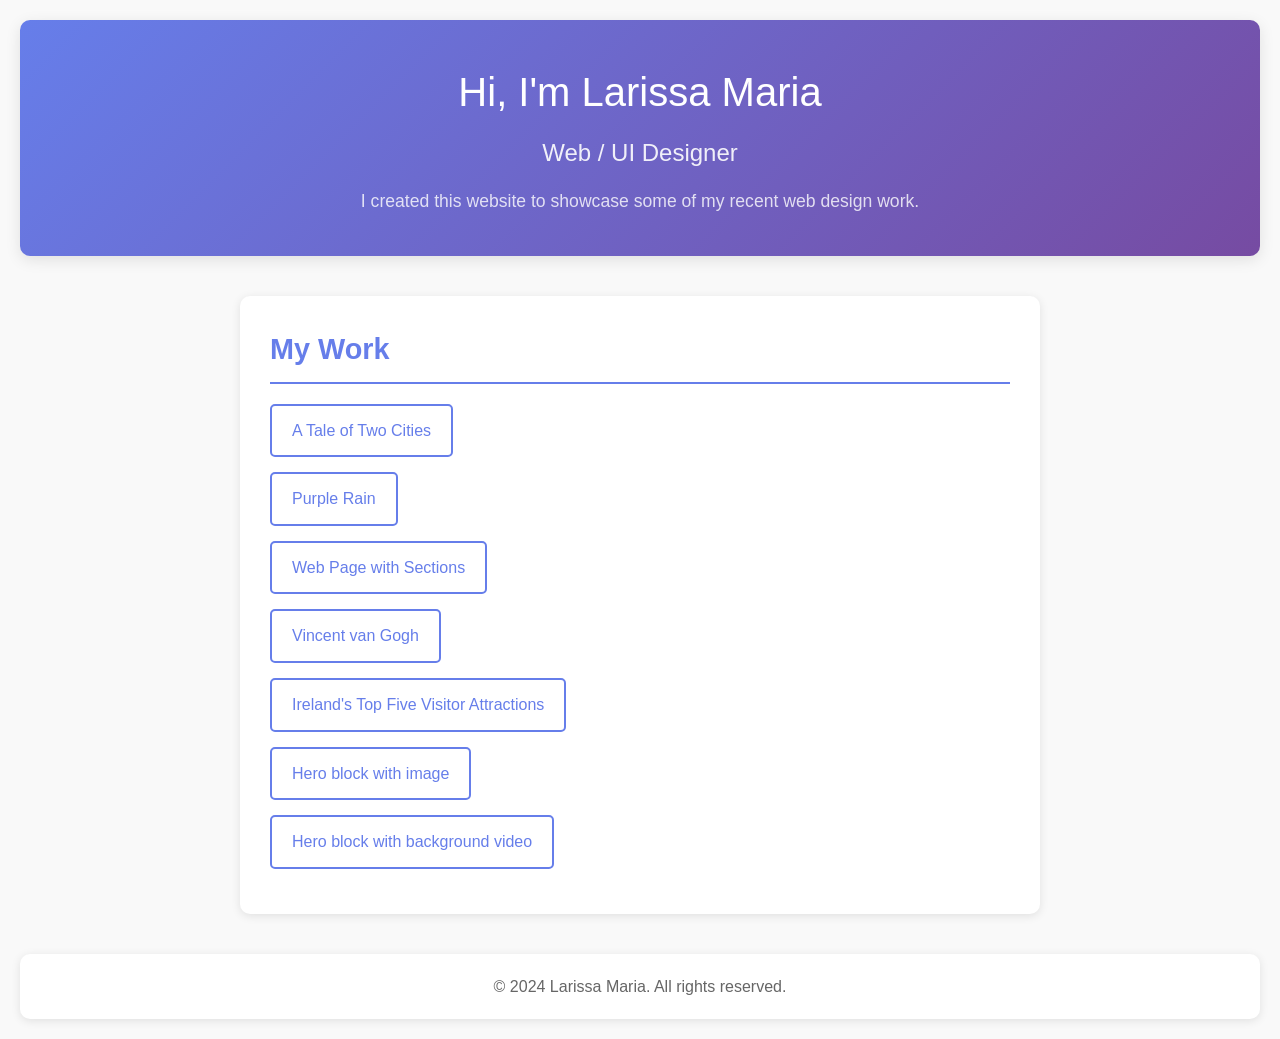
<file: index.html>
<!DOCTYPE html>
<html lang="en">
<head>
    <meta charset="UTF-8">
    <meta name="viewport" content="width=device-width, initial-scale=1.0">
    <title>Larissa Maria | Creative Digital Designer</title>
    <meta name="description" content="Hi I'm Larissa, a UI & UX designer based in Dublin. Mobile and Responsive Web Design, eCommerce Websites, Branding and Logo Design.">
    
    <!-- CSS -->
    <link rel="stylesheet" href="css/global.css">
    
    <!-- Favicons - Seguindo recomendações do tutorial Munnelly -->
    <link rel="apple-touch-icon" sizes="180x180" href="favicons/apple-touch-icon.png">
    <link rel="icon" type="image/png" sizes="32x32" href="favicons/favicon-32x32.png">
    <link rel="icon" type="image/png" sizes="16x16" href="favicons/favicon-16x16.png">
    <link rel="manifest" href="favicons/site.webmanifest">
    
    <!-- Meta tags adicionais para PWA -->
    <meta name="theme-color" content="#667eea">
    <meta name="apple-mobile-web-app-capable" content="yes">
    <meta name="apple-mobile-web-app-status-bar-style" content="default">
</head>
<body>
    <header>
        <h1>Hi, I'm Larissa Maria</h1>
        <h2>Web / UI Designer</h2>
        <p>I created this website to showcase some of my recent web design work.</p>
    </header>
    
    <main>
        <section class="portfolio-links">
            <h3>My Work</h3>
            <ul>
                <li><a href="exercises/page-1.html">A Tale of Two Cities</a></li>
                <li><a href="exercises/page-2.html">Purple Rain</a></li>
                <li><a href="exercises/page-3.html">Web Page with Sections</a></li>
                <li><a href="exercises/page-4.html">Vincent van Gogh</a></li>
                <li><a href="exercises/page-5.html">Ireland's Top Five Visitor Attractions</a></li>
                <li><a href="exercises/hero-image.html">Hero block with image</a></li>
                <li><a href="exercises/hero-video.html">Hero block with background video</a></li>
            </ul>
        </section>
    </main>
    
    <footer>
        <p>&copy; 2024 Larissa Maria. All rights reserved.</p>
    </footer>
</body>
</html>
</file>
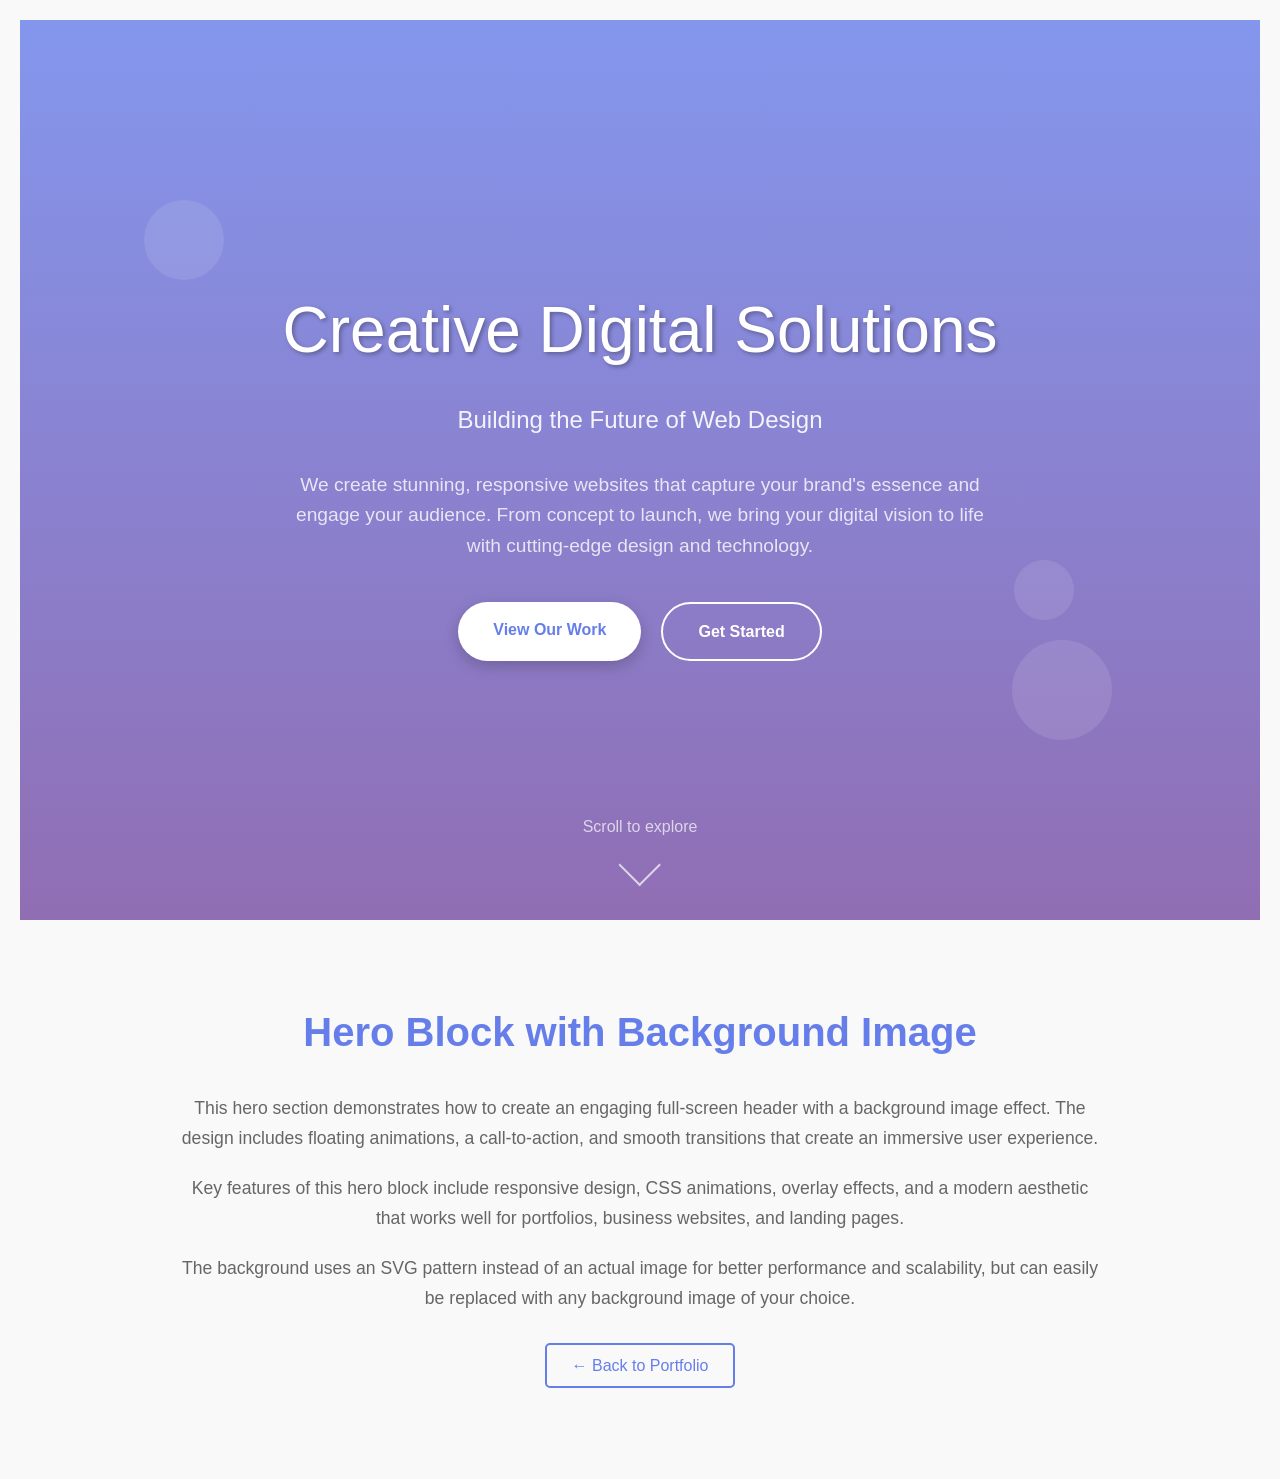
<file: exercises/hero-image.html>
<!DOCTYPE html>
<html lang="en">
<head>
    <meta charset="UTF-8">
    <meta name="viewport" content="width=device-width, initial-scale=1.0">
    <title>Hero Block with Image - Larissa Maria</title>
    <link rel="stylesheet" href="../css/global.css">

    <!-- Favicons - Caminhos relativos ajustados para subpasta -->
    <link rel="apple-touch-icon" sizes="180x180" href="../favicons/apple-touch-icon.png">
    <link rel="icon" type="image/png" sizes="32x32" href="../favicons/favicon-32x32.png">
    <link rel="icon" type="image/png" sizes="16x16" href="../favicons/favicon-16x16.png">
    <link rel="manifest" href="../favicons/site.webmanifest">
    <style>
        body {
            margin: 0;
            font-family: 'Arial', sans-serif;
        }
        .hero-section {
            height: 100vh;
            background: linear-gradient(rgba(102, 126, 234, 0.8), rgba(118, 75, 162, 0.8)), url('data:image/svg+xml,<svg xmlns="http://www.w3.org/2000/svg" viewBox="0 0 1200 600"><defs><pattern id="grid" width="40" height="40" patternUnits="userSpaceOnUse"><path d="M 40 0 L 0 0 0 40" fill="none" stroke="rgba(255,255,255,0.1)" stroke-width="1"/></pattern></defs><rect width="100%" height="100%" fill="url(%23grid)"/><circle cx="200" cy="150" r="3" fill="rgba(255,255,255,0.3)"/><circle cx="800" cy="100" r="2" fill="rgba(255,255,255,0.4)"/><circle cx="600" cy="300" r="4" fill="rgba(255,255,255,0.2)"/><circle cx="1000" cy="250" r="3" fill="rgba(255,255,255,0.3)"/><circle cx="300" cy="400" r="2" fill="rgba(255,255,255,0.4)"/></svg>');
            background-size: cover;
            background-position: center;
            display: flex;
            align-items: center;
            justify-content: center;
            text-align: center;
            color: white;
            position: relative;
            overflow: hidden;
        }
        .hero-content {
            max-width: 800px;
            padding: 0 40px;
            animation: fadeInUp 1s ease-out;
        }
        .hero-title {
            font-size: 4rem;
            font-weight: 300;
            margin-bottom: 20px;
            text-shadow: 2px 2px 4px rgba(0,0,0,0.3);
        }
        .hero-subtitle {
            font-size: 1.5rem;
            margin-bottom: 30px;
            opacity: 0.9;
            font-weight: 300;
        }
        .hero-description {
            font-size: 1.2rem;
            margin-bottom: 40px;
            opacity: 0.8;
            line-height: 1.6;
        }
        .hero-buttons {
            display: flex;
            gap: 20px;
            justify-content: center;
            flex-wrap: wrap;
        }
        .btn-primary {
            background: white;
            color: #667eea;
            padding: 15px 35px;
            text-decoration: none;
            border-radius: 50px;
            font-weight: 600;
            transition: all 0.3s ease;
            box-shadow: 0 5px 15px rgba(0,0,0,0.2);
        }
        .btn-primary:hover {
            transform: translateY(-3px);
            box-shadow: 0 8px 25px rgba(0,0,0,0.3);
        }
        .btn-secondary {
            background: transparent;
            color: white;
            padding: 15px 35px;
            text-decoration: none;
            border: 2px solid white;
            border-radius: 50px;
            font-weight: 600;
            transition: all 0.3s ease;
        }
        .btn-secondary:hover {
            background: white;
            color: #667eea;
            transform: translateY(-3px);
        }
        .floating-elements {
            position: absolute;
            width: 100%;
            height: 100%;
            overflow: hidden;
        }
        .floating-element {
            position: absolute;
            background: rgba(255,255,255,0.1);
            border-radius: 50%;
            animation: float 6s ease-in-out infinite;
        }
        .floating-element:nth-child(1) {
            width: 80px;
            height: 80px;
            top: 20%;
            left: 10%;
            animation-delay: 0s;
        }
        .floating-element:nth-child(2) {
            width: 60px;
            height: 60px;
            top: 60%;
            right: 15%;
            animation-delay: 2s;
        }
        .floating-element:nth-child(3) {
            width: 100px;
            height: 100px;
            bottom: 20%;
            left: 80%;
            animation-delay: 4s;
        }
        @keyframes fadeInUp {
            from {
                opacity: 0;
                transform: translateY(30px);
            }
            to {
                opacity: 1;
                transform: translateY(0);
            }
        }
        @keyframes float {
            0%, 100% {
                transform: translateY(0px);
            }
            50% {
                transform: translateY(-20px);
            }
        }
        .scroll-indicator {
            position: absolute;
            bottom: 30px;
            left: 50%;
            transform: translateX(-50%);
            color: white;
            text-align: center;
            opacity: 0.7;
        }
        .scroll-arrow {
            width: 30px;
            height: 30px;
            border: 2px solid white;
            border-top: none;
            border-right: none;
            transform: rotate(-45deg);
            margin: 10px auto;
            animation: bounce 2s infinite;
        }
        @keyframes bounce {
            0%, 20%, 50%, 80%, 100% {
                transform: translateY(0) rotate(-45deg);
            }
            40% {
                transform: translateY(-10px) rotate(-45deg);
            }
            60% {
                transform: translateY(-5px) rotate(-45deg);
            }
        }
        .content-section {
            padding: 80px 40px;
            max-width: 1000px;
            margin: 0 auto;
            text-align: center;
        }
        .content-section h2 {
            color: #667eea;
            font-size: 2.5rem;
            margin-bottom: 30px;
        }
        .content-section p {
            font-size: 1.1rem;
            line-height: 1.7;
            color: #666;
            margin-bottom: 20px;
        }
        @media (max-width: 768px) {
            .hero-title {
                font-size: 2.5rem;
            }
            .hero-subtitle {
                font-size: 1.2rem;
            }
            .hero-description {
                font-size: 1rem;
            }
            .hero-buttons {
                flex-direction: column;
                align-items: center;
            }
            .btn-primary, .btn-secondary {
                width: 250px;
                text-align: center;
            }
        }
    </style>
</head>
<body>
    <section class="hero-section">
        <div class="floating-elements">
            <div class="floating-element"></div>
            <div class="floating-element"></div>
            <div class="floating-element"></div>
        </div>
        
        <div class="hero-content">
            <h1 class="hero-title">Creative Digital Solutions</h1>
            <p class="hero-subtitle">Building the Future of Web Design</p>
            <p class="hero-description">
                We create stunning, responsive websites that capture your brand's essence and engage your audience. 
                From concept to launch, we bring your digital vision to life with cutting-edge design and technology.
            </p>
            <div class="hero-buttons">
                <a href="#portfolio" class="btn-primary">View Our Work</a>
                <a href="#contact" class="btn-secondary">Get Started</a>
            </div>
        </div>
        
        <div class="scroll-indicator">
            <p>Scroll to explore</p>
            <div class="scroll-arrow"></div>
        </div>
    </section>
    
    <section class="content-section">
        <h2>Hero Block with Background Image</h2>
        <p>
            This hero section demonstrates how to create an engaging full-screen header with a background image effect. 
            The design includes floating animations, a call-to-action, and smooth transitions that create an immersive 
            user experience.
        </p>
        <p>
            Key features of this hero block include responsive design, CSS animations, overlay effects, and 
            a modern aesthetic that works well for portfolios, business websites, and landing pages.
        </p>
        <p>
            The background uses an SVG pattern instead of an actual image for better performance and scalability, 
            but can easily be replaced with any background image of your choice.
        </p>
        
        <div style="margin-top: 40px;">
            <a href="../index.html" style="color: #667eea; text-decoration: none; padding: 12px 25px; border: 2px solid #667eea; border-radius: 5px; transition: all 0.3s ease;">← Back to Portfolio</a>
        </div>
    </section>
</body>
</html>
</file>
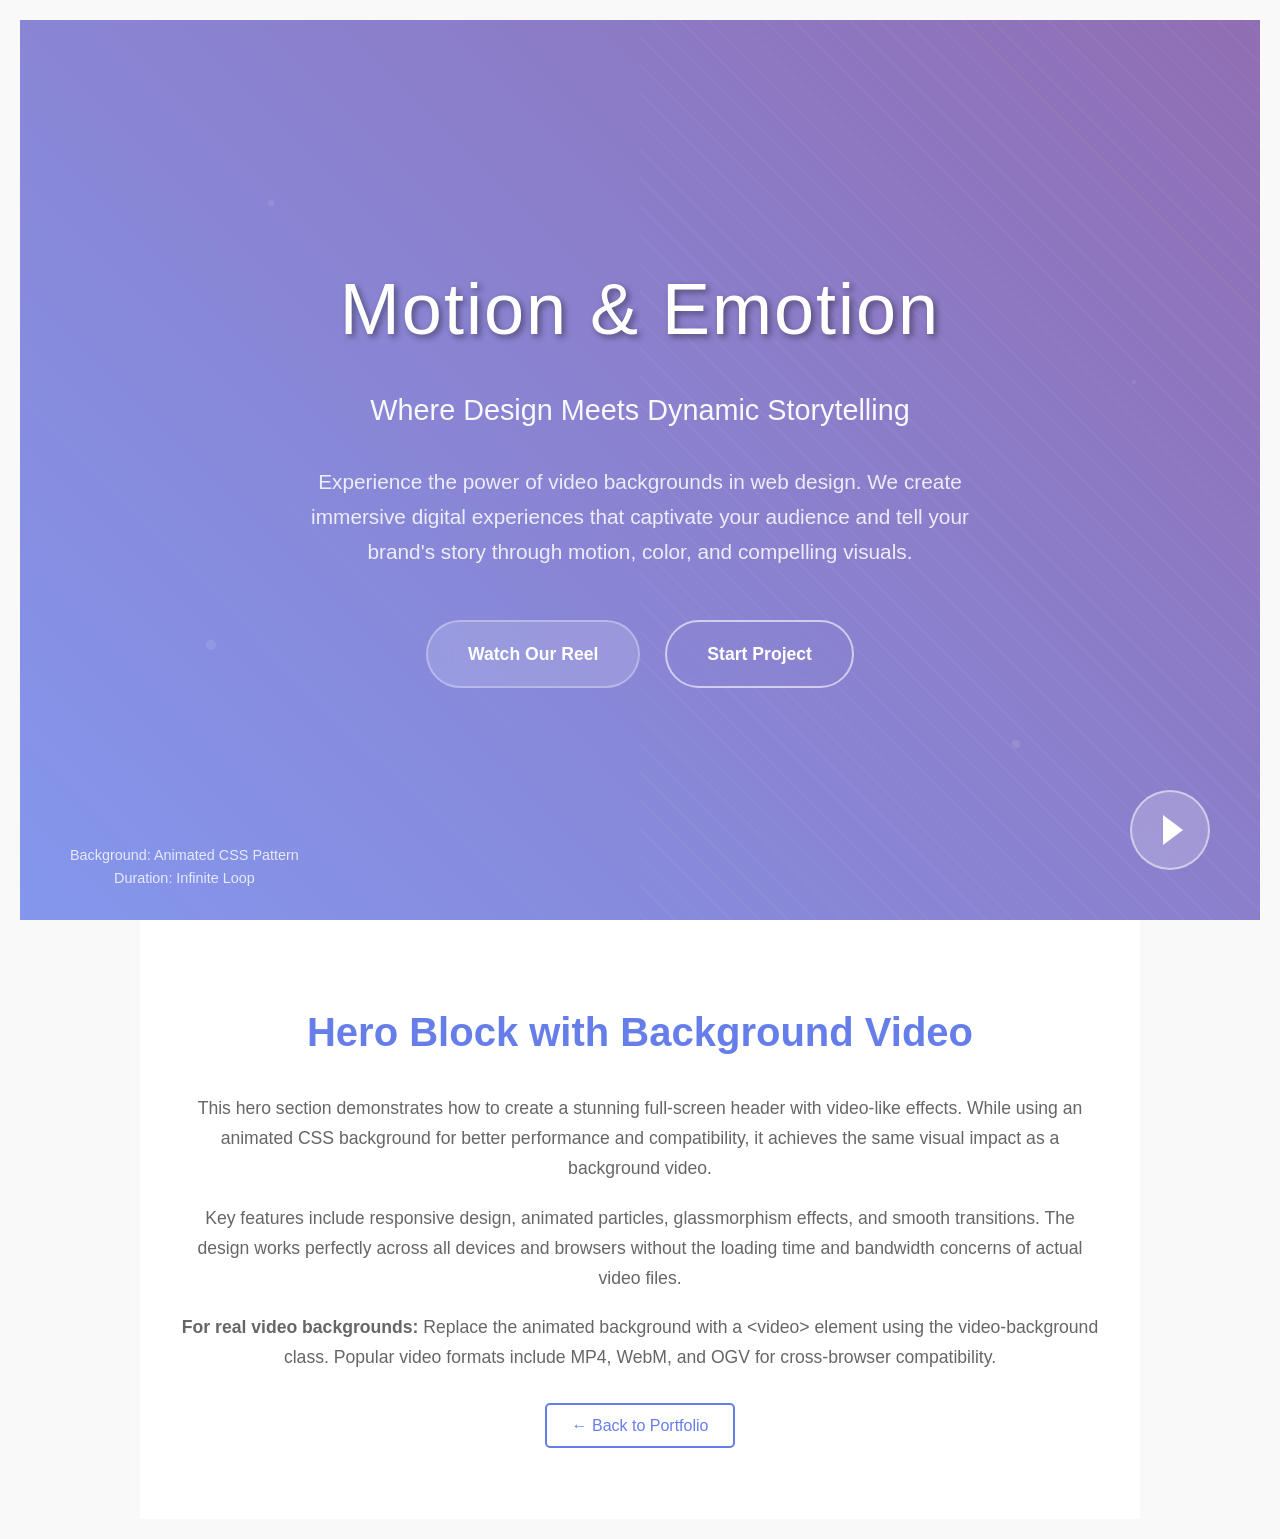
<file: exercises/hero-video.html>
<!DOCTYPE html>
<html lang="en">
<head>
    <meta charset="UTF-8">
    <meta name="viewport" content="width=device-width, initial-scale=1.0">
    <title>Hero Block with Background Video - Larissa Maria</title>
    <link rel="stylesheet" href="../css/global.css">

    <!-- Favicons - Caminhos relativos ajustados para subpasta -->
    <link rel="apple-touch-icon" sizes="180x180" href="../favicons/apple-touch-icon.png">
    <link rel="icon" type="image/png" sizes="32x32" href="../favicons/favicon-32x32.png">
    <link rel="icon" type="image/png" sizes="16x16" href="../favicons/favicon-16x16.png">
    <link rel="manifest" href="../favicons/site.webmanifest">
    <style>
        body {
            margin: 0;
            font-family: 'Arial', sans-serif;
            overflow-x: hidden;
        }
        .hero-video-section {
            height: 100vh;
            position: relative;
            display: flex;
            align-items: center;
            justify-content: center;
            text-align: center;
            color: white;
            overflow: hidden;
        }
        .video-background {
            position: absolute;
            top: 50%;
            left: 50%;
            min-width: 100%;
            min-height: 100%;
            transform: translateX(-50%) translateY(-50%);
            z-index: -2;
        }
        .video-overlay {
            position: absolute;
            top: 0;
            left: 0;
            width: 100%;
            height: 100%;
            background: rgba(102, 126, 234, 0.7);
            z-index: -1;
        }
        .animated-bg {
            position: absolute;
            width: 100%;
            height: 100%;
            background: linear-gradient(45deg, rgba(102, 126, 234, 0.8), rgba(118, 75, 162, 0.8));
            z-index: -1;
        }
        .animated-bg::before {
            content: '';
            position: absolute;
            width: 200%;
            height: 200%;
            background: repeating-linear-gradient(
                45deg,
                rgba(255,255,255,0.03) 0px,
                rgba(255,255,255,0.03) 2px,
                transparent 2px,
                transparent 20px
            );
            animation: movePattern 20s linear infinite;
        }
        @keyframes movePattern {
            0% {
                transform: translate(-50%, -50%);
            }
            100% {
                transform: translate(-40%, -40%);
            }
        }
        .hero-video-content {
            max-width: 900px;
            padding: 0 40px;
            animation: slideInFromBottom 1.2s ease-out;
            position: relative;
            z-index: 2;
        }
        .hero-video-title {
            font-size: 4.5rem;
            font-weight: 300;
            margin-bottom: 20px;
            text-shadow: 3px 3px 6px rgba(0,0,0,0.4);
            letter-spacing: 2px;
        }
        .hero-video-subtitle {
            font-size: 1.8rem;
            margin-bottom: 30px;
            opacity: 0.95;
            font-weight: 300;
        }
        .hero-video-description {
            font-size: 1.3rem;
            margin-bottom: 50px;
            opacity: 0.85;
            line-height: 1.7;
            max-width: 700px;
            margin-left: auto;
            margin-right: auto;
        }
        .video-hero-buttons {
            display: flex;
            gap: 25px;
            justify-content: center;
            flex-wrap: wrap;
        }
        .btn-video-primary {
            background: rgba(255,255,255,0.15);
            backdrop-filter: blur(10px);
            border: 2px solid rgba(255,255,255,0.3);
            color: white;
            padding: 18px 40px;
            text-decoration: none;
            border-radius: 50px;
            font-weight: 600;
            font-size: 1.1rem;
            transition: all 0.3s ease;
            position: relative;
            overflow: hidden;
        }
        .btn-video-primary::before {
            content: '';
            position: absolute;
            top: 0;
            left: -100%;
            width: 100%;
            height: 100%;
            background: linear-gradient(90deg, transparent, rgba(255,255,255,0.2), transparent);
            transition: left 0.5s;
        }
        .btn-video-primary:hover::before {
            left: 100%;
        }
        .btn-video-primary:hover {
            transform: translateY(-3px);
            box-shadow: 0 10px 30px rgba(0,0,0,0.3);
            background: rgba(255,255,255,0.25);
        }
        .btn-video-secondary {
            background: transparent;
            color: white;
            padding: 18px 40px;
            text-decoration: none;
            border: 2px solid rgba(255,255,255,0.6);
            border-radius: 50px;
            font-weight: 600;
            font-size: 1.1rem;
            transition: all 0.3s ease;
            backdrop-filter: blur(5px);
        }
        .btn-video-secondary:hover {
            background: white;
            color: #667eea;
            transform: translateY(-3px);
            box-shadow: 0 10px 30px rgba(0,0,0,0.3);
        }
        .play-button {
            position: absolute;
            bottom: 50px;
            right: 50px;
            width: 80px;
            height: 80px;
            background: rgba(255,255,255,0.2);
            border: 2px solid rgba(255,255,255,0.5);
            border-radius: 50%;
            display: flex;
            align-items: center;
            justify-content: center;
            cursor: pointer;
            transition: all 0.3s ease;
            backdrop-filter: blur(10px);
        }
        .play-button:hover {
            background: rgba(255,255,255,0.3);
            transform: scale(1.1);
        }
        .play-icon {
            width: 0;
            height: 0;
            border-left: 20px solid white;
            border-top: 15px solid transparent;
            border-bottom: 15px solid transparent;
            margin-left: 5px;
        }
        .floating-particles {
            position: absolute;
            width: 100%;
            height: 100%;
            overflow: hidden;
        }
        .particle {
            position: absolute;
            background: rgba(255,255,255,0.1);
            border-radius: 50%;
            animation: floatParticle 8s ease-in-out infinite;
        }
        .particle:nth-child(1) {
            width: 6px;
            height: 6px;
            top: 20%;
            left: 20%;
            animation-delay: 0s;
        }
        .particle:nth-child(2) {
            width: 8px;
            height: 8px;
            top: 80%;
            left: 80%;
            animation-delay: 2s;
        }
        .particle:nth-child(3) {
            width: 4px;
            height: 4px;
            top: 40%;
            right: 10%;
            animation-delay: 4s;
        }
        .particle:nth-child(4) {
            width: 10px;
            height: 10px;
            bottom: 30%;
            left: 15%;
            animation-delay: 6s;
        }
        @keyframes slideInFromBottom {
            from {
                opacity: 0;
                transform: translateY(50px);
            }
            to {
                opacity: 1;
                transform: translateY(0);
            }
        }
        @keyframes floatParticle {
            0%, 100% {
                transform: translateY(0px) translateX(0px);
                opacity: 0.3;
            }
            25% {
                transform: translateY(-30px) translateX(20px);
                opacity: 0.7;
            }
            50% {
                transform: translateY(-60px) translateX(-10px);
                opacity: 1;
            }
            75% {
                transform: translateY(-30px) translateX(-30px);
                opacity: 0.7;
            }
        }
        .video-info {
            position: absolute;
            bottom: 30px;
            left: 50px;
            color: rgba(255,255,255,0.8);
            font-size: 0.9rem;
        }
        .content-section {
            padding: 80px 40px;
            max-width: 1000px;
            margin: 0 auto;
            text-align: center;
            background: white;
        }
        .content-section h2 {
            color: #667eea;
            font-size: 2.5rem;
            margin-bottom: 30px;
        }
        .content-section p {
            font-size: 1.1rem;
            line-height: 1.7;
            color: #666;
            margin-bottom: 20px;
        }
        @media (max-width: 768px) {
            .hero-video-title {
                font-size: 2.8rem;
            }
            .hero-video-subtitle {
                font-size: 1.3rem;
            }
            .hero-video-description {
                font-size: 1.1rem;
            }
            .video-hero-buttons {
                flex-direction: column;
                align-items: center;
            }
            .btn-video-primary, .btn-video-secondary {
                width: 280px;
                text-align: center;
            }
            .play-button {
                bottom: 20px;
                right: 20px;
                width: 60px;
                height: 60px;
            }
            .play-icon {
                border-left: 15px solid white;
                border-top: 10px solid transparent;
                border-bottom: 10px solid transparent;
            }
            .video-info {
                display: none;
            }
        }
    </style>
</head>
<body>
    <section class="hero-video-section">
        <!-- Animated background instead of video for compatibility -->
        <div class="animated-bg"></div>
        
        <div class="floating-particles">
            <div class="particle"></div>
            <div class="particle"></div>
            <div class="particle"></div>
            <div class="particle"></div>
        </div>
        
        <div class="hero-video-content">
            <h1 class="hero-video-title">Motion & Emotion</h1>
            <p class="hero-video-subtitle">Where Design Meets Dynamic Storytelling</p>
            <p class="hero-video-description">
                Experience the power of video backgrounds in web design. We create immersive digital experiences 
                that captivate your audience and tell your brand's story through motion, color, and compelling visuals.
            </p>
            <div class="video-hero-buttons">
                <a href="#portfolio" class="btn-video-primary">Watch Our Reel</a>
                <a href="#contact" class="btn-video-secondary">Start Project</a>
            </div>
        </div>
        
        <div class="play-button" onclick="toggleVideo()">
            <div class="play-icon"></div>
        </div>
        
        <div class="video-info">
            <p>Background: Animated CSS Pattern</p>
            <p>Duration: Infinite Loop</p>
        </div>
    </section>
    
    <section class="content-section">
        <h2>Hero Block with Background Video</h2>
        <p>
            This hero section demonstrates how to create a stunning full-screen header with video-like effects. 
            While using an animated CSS background for better performance and compatibility, it achieves 
            the same visual impact as a background video.
        </p>
        <p>
            Key features include responsive design, animated particles, glassmorphism effects, and 
            smooth transitions. The design works perfectly across all devices and browsers without 
            the loading time and bandwidth concerns of actual video files.
        </p>
        <p>
            <strong>For real video backgrounds:</strong> Replace the animated background with a 
            &lt;video&gt; element using the video-background class. Popular video formats include 
            MP4, WebM, and OGV for cross-browser compatibility.
        </p>
        
        <div style="margin-top: 40px;">
            <a href="../index.html" style="color: #667eea; text-decoration: none; padding: 12px 25px; border: 2px solid #667eea; border-radius: 5px; transition: all 0.3s ease;">← Back to Portfolio</a>
        </div>
    </section>
    
    <script>
        function toggleVideo() {
            // This would control video playback in a real video background implementation
            const playButton = document.querySelector('.play-button');
            const playIcon = document.querySelector('.play-icon');
            
            // Simulate play/pause toggle
            if (playIcon.style.borderLeftWidth === '0px') {
                // Show play icon
                playIcon.style.borderLeft = '20px solid white';
                playIcon.style.borderTop = '15px solid transparent';
                playIcon.style.borderBottom = '15px solid transparent';
                playIcon.style.borderRight = 'none';
                playButton.style.background = 'rgba(255,255,255,0.2)';
            } else {
                // Show pause icon
                playIcon.style.borderLeft = '8px solid white';
                playIcon.style.borderTop = 'none';
                playIcon.style.borderBottom = 'none';
                playIcon.style.borderRight = '8px solid white';
                playIcon.style.marginLeft = '0px';
                playButton.style.background = 'rgba(255,255,255,0.3)';
            }
        }
    </script>
</body>
</html>
</file>
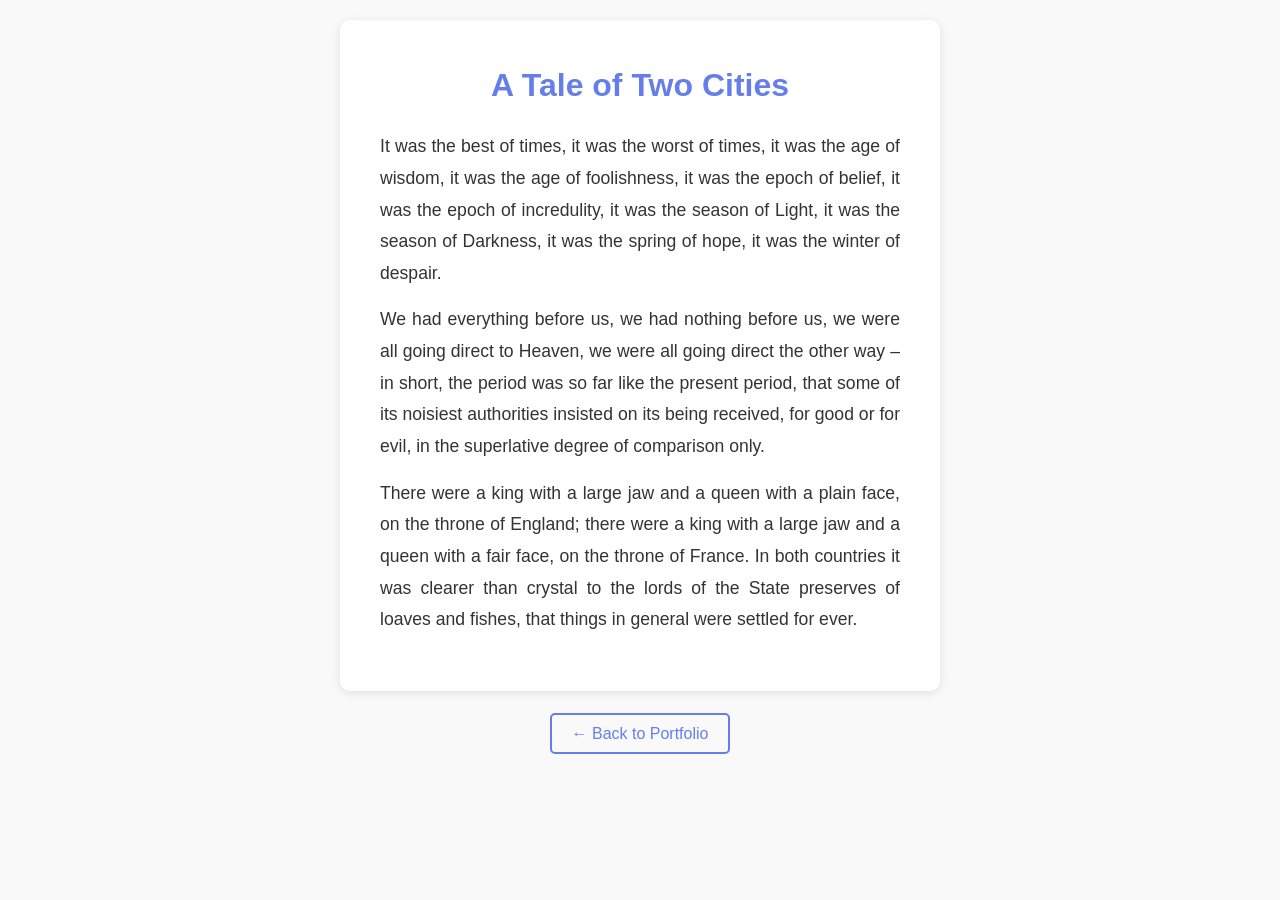
<file: exercises/page-1.html>
<!DOCTYPE html>
<html lang="en">
<head>
    <meta charset="UTF-8">
    <meta name="viewport" content="width=device-width, initial-scale=1.0">
    <title>A Tale of Two Cities - Larissa Maria</title>
    <link rel="stylesheet" href="../css/global.css">

    <!-- Favicons - Caminhos relativos ajustados para subpasta -->
    <link rel="apple-touch-icon" sizes="180x180" href="../favicons/apple-touch-icon.png">
    <link rel="icon" type="image/png" sizes="32x32" href="../favicons/favicon-32x32.png">
    <link rel="icon" type="image/png" sizes="16x16" href="../favicons/favicon-16x16.png">
    <link rel="manifest" href="../favicons/site.webmanifest">
    
    <!-- Favicons - Caminhos relativos ajustados para subpasta -->
    <link rel="apple-touch-icon" sizes="180x180" href="../favicons/apple-touch-icon.png">
    <link rel="icon" type="image/png" sizes="32x32" href="../favicons/favicon-32x32.png">
    <link rel="icon" type="image/png" sizes="16x16" href="../favicons/favicon-16x16.png">
    <link rel="manifest" href="../favicons/site.webmanifest">
    
    <style>
        .book-content {
            max-width: 600px;
            margin: 0 auto;
            background: white;
            padding: 40px;
            border-radius: 10px;
            box-shadow: 0 2px 10px rgba(0,0,0,0.1);
        }
        .book-content h1 {
            color: #667eea;
            margin-bottom: 20px;
            text-align: center;
        }
        .book-content p {
            margin-bottom: 15px;
            text-align: justify;
            font-size: 1.1rem;
            line-height: 1.8;
        }
        .back-link {
            text-align: center;
            margin-top: 30px;
        }
        .back-link a {
            color: #667eea;
            text-decoration: none;
            padding: 10px 20px;
            border: 2px solid #667eea;
            border-radius: 5px;
            transition: all 0.3s ease;
        }
        .back-link a:hover {
            background: #667eea;
            color: white;
        }
    </style>
</head>
<body>
    <div class="book-content">
        <h1>A Tale of Two Cities</h1>
        <p>It was the best of times, it was the worst of times, it was the age of wisdom, it was the age of foolishness, it was the epoch of belief, it was the epoch of incredulity, it was the season of Light, it was the season of Darkness, it was the spring of hope, it was the winter of despair.</p>
        
        <p>We had everything before us, we had nothing before us, we were all going direct to Heaven, we were all going direct the other way – in short, the period was so far like the present period, that some of its noisiest authorities insisted on its being received, for good or for evil, in the superlative degree of comparison only.</p>
        
        <p>There were a king with a large jaw and a queen with a plain face, on the throne of England; there were a king with a large jaw and a queen with a fair face, on the throne of France. In both countries it was clearer than crystal to the lords of the State preserves of loaves and fishes, that things in general were settled for ever.</p>
    </div>
    
    <div class="back-link">
        <a href="../index.html">← Back to Portfolio</a>
    </div>
</body>
</html>
</file>
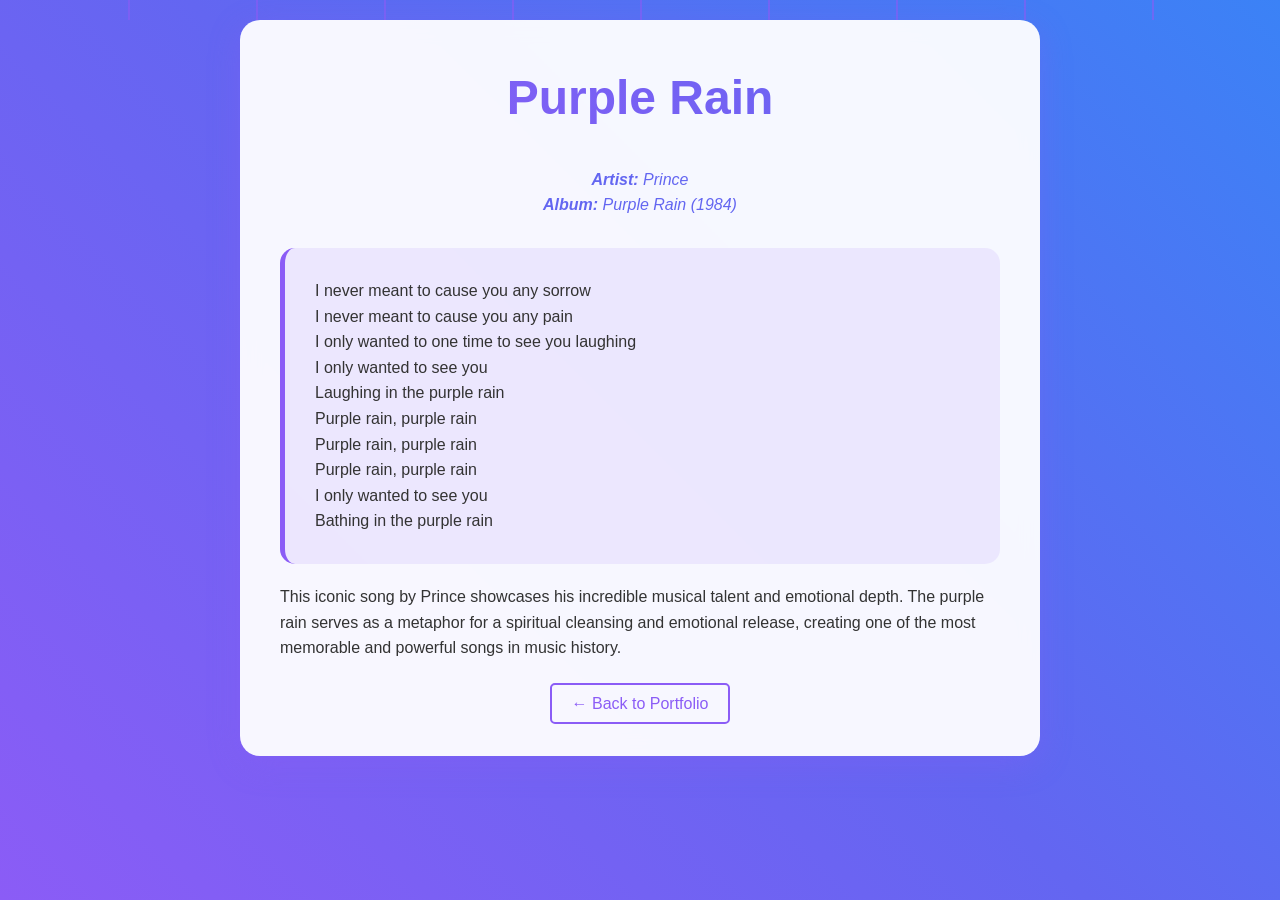
<file: exercises/page-2.html>
<!DOCTYPE html>
<html lang="en">
<head>
    <meta charset="UTF-8">
    <meta name="viewport" content="width=device-width, initial-scale=1.0">
    <title>Purple Rain - Larissa Maria</title>
    <link rel="stylesheet" href="../css/global.css">

    <!-- Favicons - Caminhos relativos ajustados para subpasta -->
    <link rel="apple-touch-icon" sizes="180x180" href="../favicons/apple-touch-icon.png">
    <link rel="icon" type="image/png" sizes="32x32" href="../favicons/favicon-32x32.png">
    <link rel="icon" type="image/png" sizes="16x16" href="../favicons/favicon-16x16.png">
    <link rel="manifest" href="../favicons/site.webmanifest">
    <style>
        body {
            background: linear-gradient(45deg, #8B5CF6, #6366F1, #3B82F6);
            min-height: 100vh;
        }
        .purple-content {
            max-width: 800px;
            margin: 0 auto;
            background: rgba(255,255,255,0.95);
            padding: 40px;
            border-radius: 20px;
            box-shadow: 0 8px 32px rgba(139, 92, 246, 0.3);
            backdrop-filter: blur(10px);
        }
        .purple-content h1 {
            background: linear-gradient(45deg, #8B5CF6, #6366F1);
            -webkit-background-clip: text;
            -webkit-text-fill-color: transparent;
            background-clip: text;
            margin-bottom: 30px;
            text-align: center;
            font-size: 3rem;
        }
        .rain-drops {
            position: fixed;
            top: 0;
            left: 0;
            width: 100%;
            height: 100%;
            pointer-events: none;
            z-index: -1;
        }
        .drop {
            position: absolute;
            width: 2px;
            height: 20px;
            background: rgba(139, 92, 246, 0.6);
            animation: rain 1s linear infinite;
        }
        @keyframes rain {
            0% { transform: translateY(-100vh); }
            100% { transform: translateY(100vh); }
        }
        .song-info {
            text-align: center;
            margin: 30px 0;
            font-style: italic;
            color: #6366F1;
        }
        .lyrics {
            background: rgba(139, 92, 246, 0.1);
            padding: 30px;
            border-radius: 15px;
            margin: 20px 0;
            border-left: 5px solid #8B5CF6;
        }
    </style>
</head>
<body>
    <div class="rain-drops">
        <div class="drop" style="left: 10%; animation-delay: 0s;"></div>
        <div class="drop" style="left: 20%; animation-delay: 0.2s;"></div>
        <div class="drop" style="left: 30%; animation-delay: 0.4s;"></div>
        <div class="drop" style="left: 40%; animation-delay: 0.6s;"></div>
        <div class="drop" style="left: 50%; animation-delay: 0.8s;"></div>
        <div class="drop" style="left: 60%; animation-delay: 1s;"></div>
        <div class="drop" style="left: 70%; animation-delay: 0.3s;"></div>
        <div class="drop" style="left: 80%; animation-delay: 0.7s;"></div>
        <div class="drop" style="left: 90%; animation-delay: 0.9s;"></div>
    </div>

    <div class="purple-content">
        <h1>Purple Rain</h1>
        
        <div class="song-info">
            <p><strong>Artist:</strong> Prince</p>
            <p><strong>Album:</strong> Purple Rain (1984)</p>
        </div>
        
        <div class="lyrics">
            <p>I never meant to cause you any sorrow<br>
            I never meant to cause you any pain<br>
            I only wanted to one time to see you laughing<br>
            I only wanted to see you<br>
            Laughing in the purple rain</p>
            
            <p>Purple rain, purple rain<br>
            Purple rain, purple rain<br>
            Purple rain, purple rain<br>
            I only wanted to see you<br>
            Bathing in the purple rain</p>
        </div>
        
        <p>This iconic song by Prince showcases his incredible musical talent and emotional depth. The purple rain serves as a metaphor for a spiritual cleansing and emotional release, creating one of the most memorable and powerful songs in music history.</p>
        
        <div style="text-align: center; margin-top: 30px;">
            <a href="../index.html" style="color: #8B5CF6; text-decoration: none; padding: 10px 20px; border: 2px solid #8B5CF6; border-radius: 5px; transition: all 0.3s ease;">← Back to Portfolio</a>
        </div>
    </div>
</body>
</html>
</file>
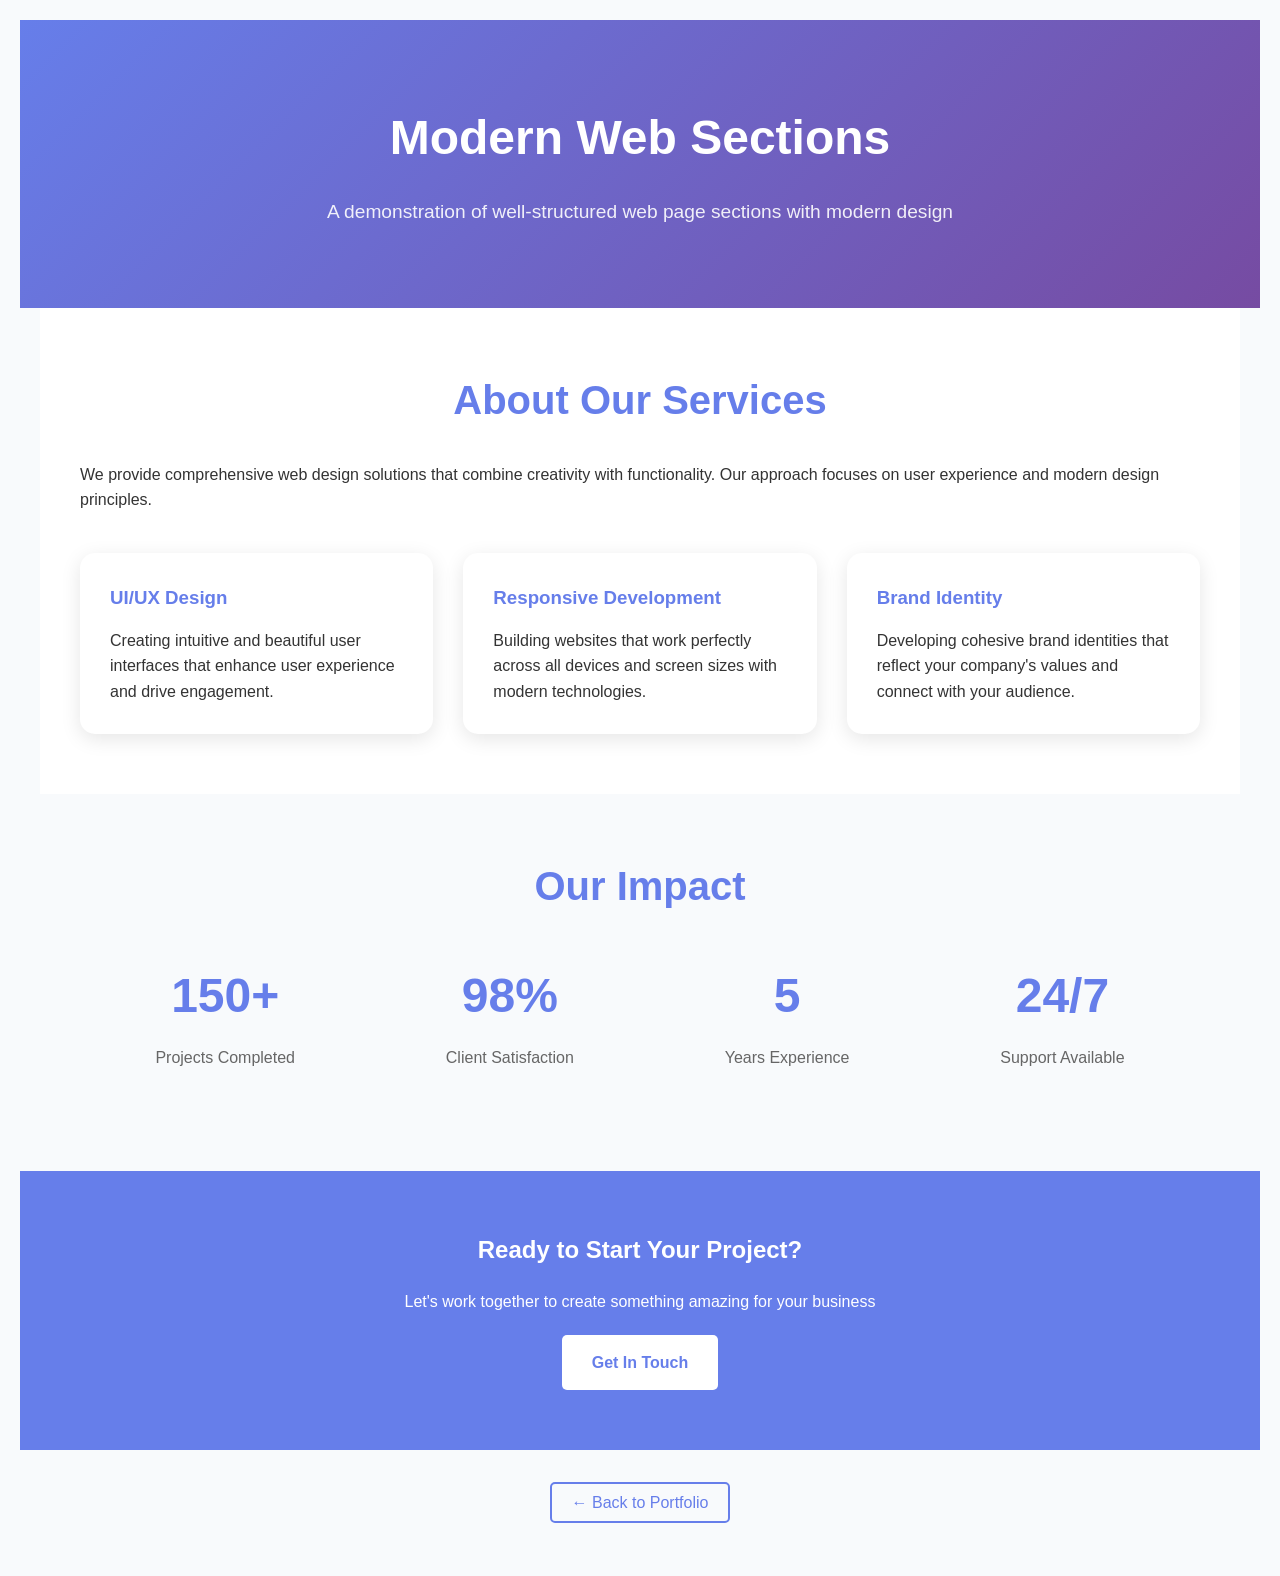
<file: exercises/page-3.html>
<!DOCTYPE html>
<html lang="en">
<head>
    <meta charset="UTF-8">
    <meta name="viewport" content="width=device-width, initial-scale=1.0">
    <title>Web Page with Sections - Larissa Maria</title>
    <link rel="stylesheet" href="../css/global.css">

    <!-- Favicons - Caminhos relativos ajustados para subpasta -->
    <link rel="apple-touch-icon" sizes="180x180" href="../favicons/apple-touch-icon.png">
    <link rel="icon" type="image/png" sizes="32x32" href="../favicons/favicon-32x32.png">
    <link rel="icon" type="image/png" sizes="16x16" href="../favicons/favicon-16x16.png">
    <link rel="manifest" href="../favicons/site.webmanifest">
    <style>
        body {
            background: #f8fafc;
        }
        .hero {
            background: linear-gradient(135deg, #667eea 0%, #764ba2 100%);
            color: white;
            padding: 80px 0;
            text-align: center;
        }
        .hero h1 {
            font-size: 3rem;
            margin-bottom: 20px;
        }
        .hero p {
            font-size: 1.2rem;
            opacity: 0.9;
        }
        .section {
            padding: 60px 0;
            max-width: 1200px;
            margin: 0 auto;
        }
        .section:nth-child(even) {
            background: white;
        }
        .section-content {
            padding: 0 40px;
        }
        .section h2 {
            color: #667eea;
            margin-bottom: 30px;
            font-size: 2.5rem;
            text-align: center;
        }
        .grid {
            display: grid;
            grid-template-columns: repeat(auto-fit, minmax(300px, 1fr));
            gap: 30px;
            margin-top: 40px;
        }
        .card {
            background: white;
            padding: 30px;
            border-radius: 15px;
            box-shadow: 0 5px 20px rgba(0,0,0,0.1);
            transition: transform 0.3s ease;
        }
        .card:hover {
            transform: translateY(-5px);
        }
        .card h3 {
            color: #667eea;
            margin-bottom: 15px;
        }
        .stats {
            display: flex;
            justify-content: space-around;
            margin: 40px 0;
        }
        .stat {
            text-align: center;
        }
        .stat-number {
            font-size: 3rem;
            font-weight: bold;
            color: #667eea;
        }
        .stat-label {
            color: #666;
            margin-top: 10px;
        }
        .cta {
            background: #667eea;
            color: white;
            text-align: center;
            padding: 60px 40px;
        }
        .cta h2 {
            color: white;
            margin-bottom: 20px;
        }
        .btn {
            display: inline-block;
            padding: 15px 30px;
            background: white;
            color: #667eea;
            text-decoration: none;
            border-radius: 5px;
            font-weight: bold;
            margin-top: 20px;
            transition: all 0.3s ease;
        }
        .btn:hover {
            transform: translateY(-2px);
            box-shadow: 0 5px 15px rgba(0,0,0,0.2);
        }
    </style>
</head>
<body>
    <section class="hero">
        <div class="section-content">
            <h1>Modern Web Sections</h1>
            <p>A demonstration of well-structured web page sections with modern design</p>
        </div>
    </section>

    <section class="section">
        <div class="section-content">
            <h2>About Our Services</h2>
            <p>We provide comprehensive web design solutions that combine creativity with functionality. Our approach focuses on user experience and modern design principles.</p>
            
            <div class="grid">
                <div class="card">
                    <h3>UI/UX Design</h3>
                    <p>Creating intuitive and beautiful user interfaces that enhance user experience and drive engagement.</p>
                </div>
                <div class="card">
                    <h3>Responsive Development</h3>
                    <p>Building websites that work perfectly across all devices and screen sizes with modern technologies.</p>
                </div>
                <div class="card">
                    <h3>Brand Identity</h3>
                    <p>Developing cohesive brand identities that reflect your company's values and connect with your audience.</p>
                </div>
            </div>
        </div>
    </section>

    <section class="section">
        <div class="section-content">
            <h2>Our Impact</h2>
            <div class="stats">
                <div class="stat">
                    <div class="stat-number">150+</div>
                    <div class="stat-label">Projects Completed</div>
                </div>
                <div class="stat">
                    <div class="stat-number">98%</div>
                    <div class="stat-label">Client Satisfaction</div>
                </div>
                <div class="stat">
                    <div class="stat-number">5</div>
                    <div class="stat-label">Years Experience</div>
                </div>
                <div class="stat">
                    <div class="stat-number">24/7</div>
                    <div class="stat-label">Support Available</div>
                </div>
            </div>
        </div>
    </section>

    <section class="cta">
        <h2>Ready to Start Your Project?</h2>
        <p>Let's work together to create something amazing for your business</p>
        <a href="#contact" class="btn">Get In Touch</a>
    </section>

    <div style="text-align: center; padding: 40px;">
        <a href="../index.html" style="color: #667eea; text-decoration: none; padding: 10px 20px; border: 2px solid #667eea; border-radius: 5px;">← Back to Portfolio</a>
    </div>
</body>
</html>
</file>
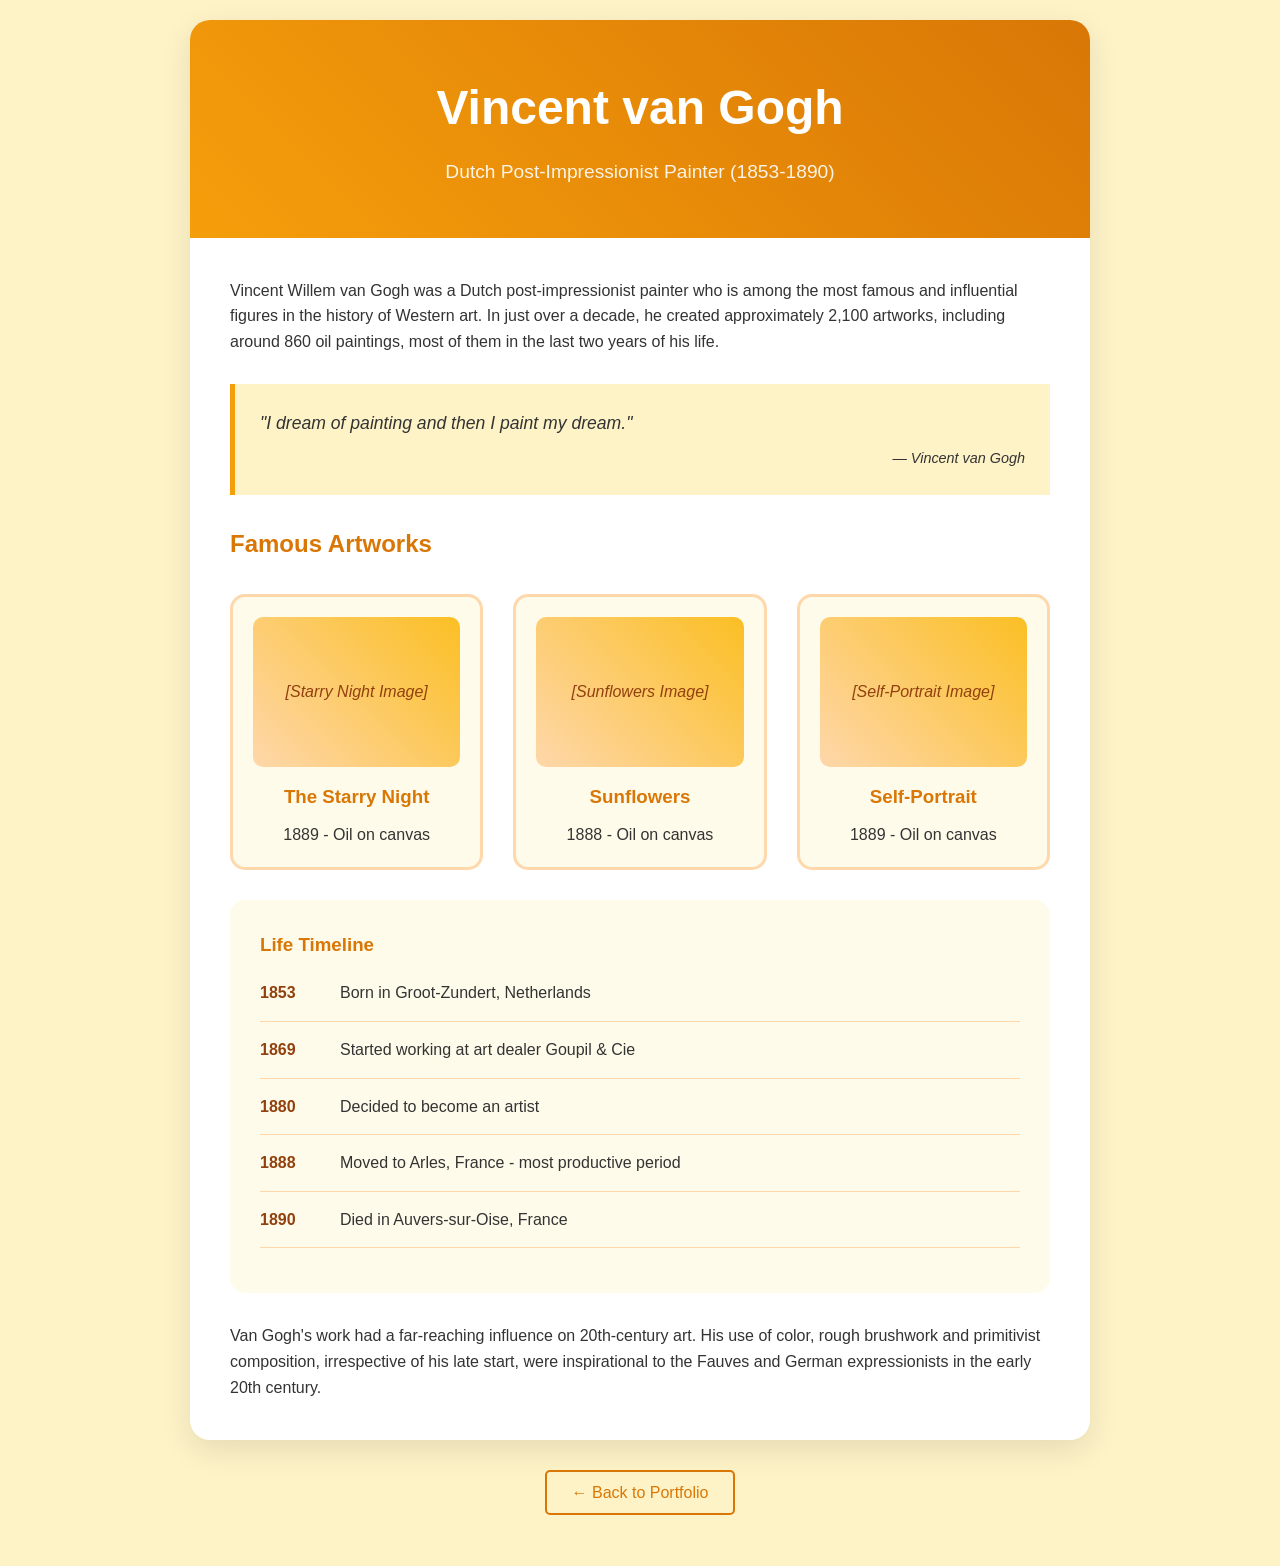
<file: exercises/page-4.html>
<!DOCTYPE html>
<html lang="en">
<head>
    <meta charset="UTF-8">
    <meta name="viewport" content="width=device-width, initial-scale=1.0">
    <title>Vincent van Gogh - Larissa Maria</title>
    <link rel="stylesheet" href="../css/global.css">

    <!-- Favicons - Caminhos relativos ajustados para subpasta -->
    <link rel="apple-touch-icon" sizes="180x180" href="../favicons/apple-touch-icon.png">
    <link rel="icon" type="image/png" sizes="32x32" href="../favicons/favicon-32x32.png">
    <link rel="icon" type="image/png" sizes="16x16" href="../favicons/favicon-16x16.png">
    <link rel="manifest" href="../favicons/site.webmanifest">
    <style>
        body {
            background: #FEF3C7;
        }
        .artist-content {
            max-width: 900px;
            margin: 0 auto;
            background: white;
            border-radius: 20px;
            overflow: hidden;
            box-shadow: 0 10px 30px rgba(0,0,0,0.1);
        }
        .artist-header {
            background: linear-gradient(45deg, #F59E0B, #D97706);
            color: white;
            padding: 50px 40px;
            text-align: center;
        }
        .artist-header h1 {
            font-size: 3rem;
            margin-bottom: 10px;
        }
        .artist-header p {
            font-size: 1.2rem;
            opacity: 0.9;
        }
        .content-section {
            padding: 40px;
        }
        .artwork-grid {
            display: grid;
            grid-template-columns: repeat(auto-fit, minmax(250px, 1fr));
            gap: 30px;
            margin: 30px 0;
        }
        .artwork-card {
            background: #FFFBEB;
            padding: 20px;
            border-radius: 15px;
            border: 3px solid #FED7AA;
            text-align: center;
        }
        .artwork-card h3 {
            color: #D97706;
            margin-bottom: 10px;
        }
        .artwork-placeholder {
            width: 100%;
            height: 150px;
            background: linear-gradient(45deg, #FED7AA, #FBBF24);
            border-radius: 10px;
            display: flex;
            align-items: center;
            justify-content: center;
            color: #92400E;
            font-style: italic;
            margin-bottom: 15px;
        }
        .quote {
            background: #FEF3C7;
            border-left: 5px solid #F59E0B;
            padding: 25px;
            margin: 30px 0;
            font-style: italic;
            font-size: 1.1rem;
        }
        .timeline {
            background: #FFFBEB;
            padding: 30px;
            border-radius: 15px;
            margin: 30px 0;
        }
        .timeline h3 {
            color: #D97706;
            margin-bottom: 20px;
        }
        .timeline-item {
            display: flex;
            margin-bottom: 15px;
            padding-bottom: 15px;
            border-bottom: 1px solid #FED7AA;
        }
        .year {
            font-weight: bold;
            color: #92400E;
            min-width: 60px;
        }
        .event {
            margin-left: 20px;
        }
    </style>
</head>
<body>
    <div class="artist-content">
        <div class="artist-header">
            <h1>Vincent van Gogh</h1>
            <p>Dutch Post-Impressionist Painter (1853-1890)</p>
        </div>

        <div class="content-section">
            <p>Vincent Willem van Gogh was a Dutch post-impressionist painter who is among the most famous and influential figures in the history of Western art. In just over a decade, he created approximately 2,100 artworks, including around 860 oil paintings, most of them in the last two years of his life.</p>

            <div class="quote">
                <p>"I dream of painting and then I paint my dream."</p>
                <p style="text-align: right; margin-top: 10px; font-size: 0.9rem;">— Vincent van Gogh</p>
            </div>

            <h2 style="color: #D97706; margin: 30px 0 20px 0;">Famous Artworks</h2>
            <div class="artwork-grid">
                <div class="artwork-card">
                    <div class="artwork-placeholder">
                        [Starry Night Image]
                    </div>
                    <h3>The Starry Night</h3>
                    <p>1889 - Oil on canvas</p>
                </div>
                <div class="artwork-card">
                    <div class="artwork-placeholder">
                        [Sunflowers Image]
                    </div>
                    <h3>Sunflowers</h3>
                    <p>1888 - Oil on canvas</p>
                </div>
                <div class="artwork-card">
                    <div class="artwork-placeholder">
                        [Self-Portrait Image]
                    </div>
                    <h3>Self-Portrait</h3>
                    <p>1889 - Oil on canvas</p>
                </div>
            </div>

            <div class="timeline">
                <h3>Life Timeline</h3>
                <div class="timeline-item">
                    <div class="year">1853</div>
                    <div class="event">Born in Groot-Zundert, Netherlands</div>
                </div>
                <div class="timeline-item">
                    <div class="year">1869</div>
                    <div class="event">Started working at art dealer Goupil & Cie</div>
                </div>
                <div class="timeline-item">
                    <div class="year">1880</div>
                    <div class="event">Decided to become an artist</div>
                </div>
                <div class="timeline-item">
                    <div class="year">1888</div>
                    <div class="event">Moved to Arles, France - most productive period</div>
                </div>
                <div class="timeline-item">
                    <div class="year">1890</div>
                    <div class="event">Died in Auvers-sur-Oise, France</div>
                </div>
            </div>

            <p>Van Gogh's work had a far-reaching influence on 20th-century art. His use of color, rough brushwork and primitivist composition, irrespective of his late start, were inspirational to the Fauves and German expressionists in the early 20th century.</p>
        </div>
    </div>

    <div style="text-align: center; padding: 40px;">
        <a href="../index.html" style="color: #D97706; text-decoration: none; padding: 12px 25px; border: 2px solid #D97706; border-radius: 5px; transition: all 0.3s ease;">← Back to Portfolio</a>
    </div>
</body>
</html>
</file>
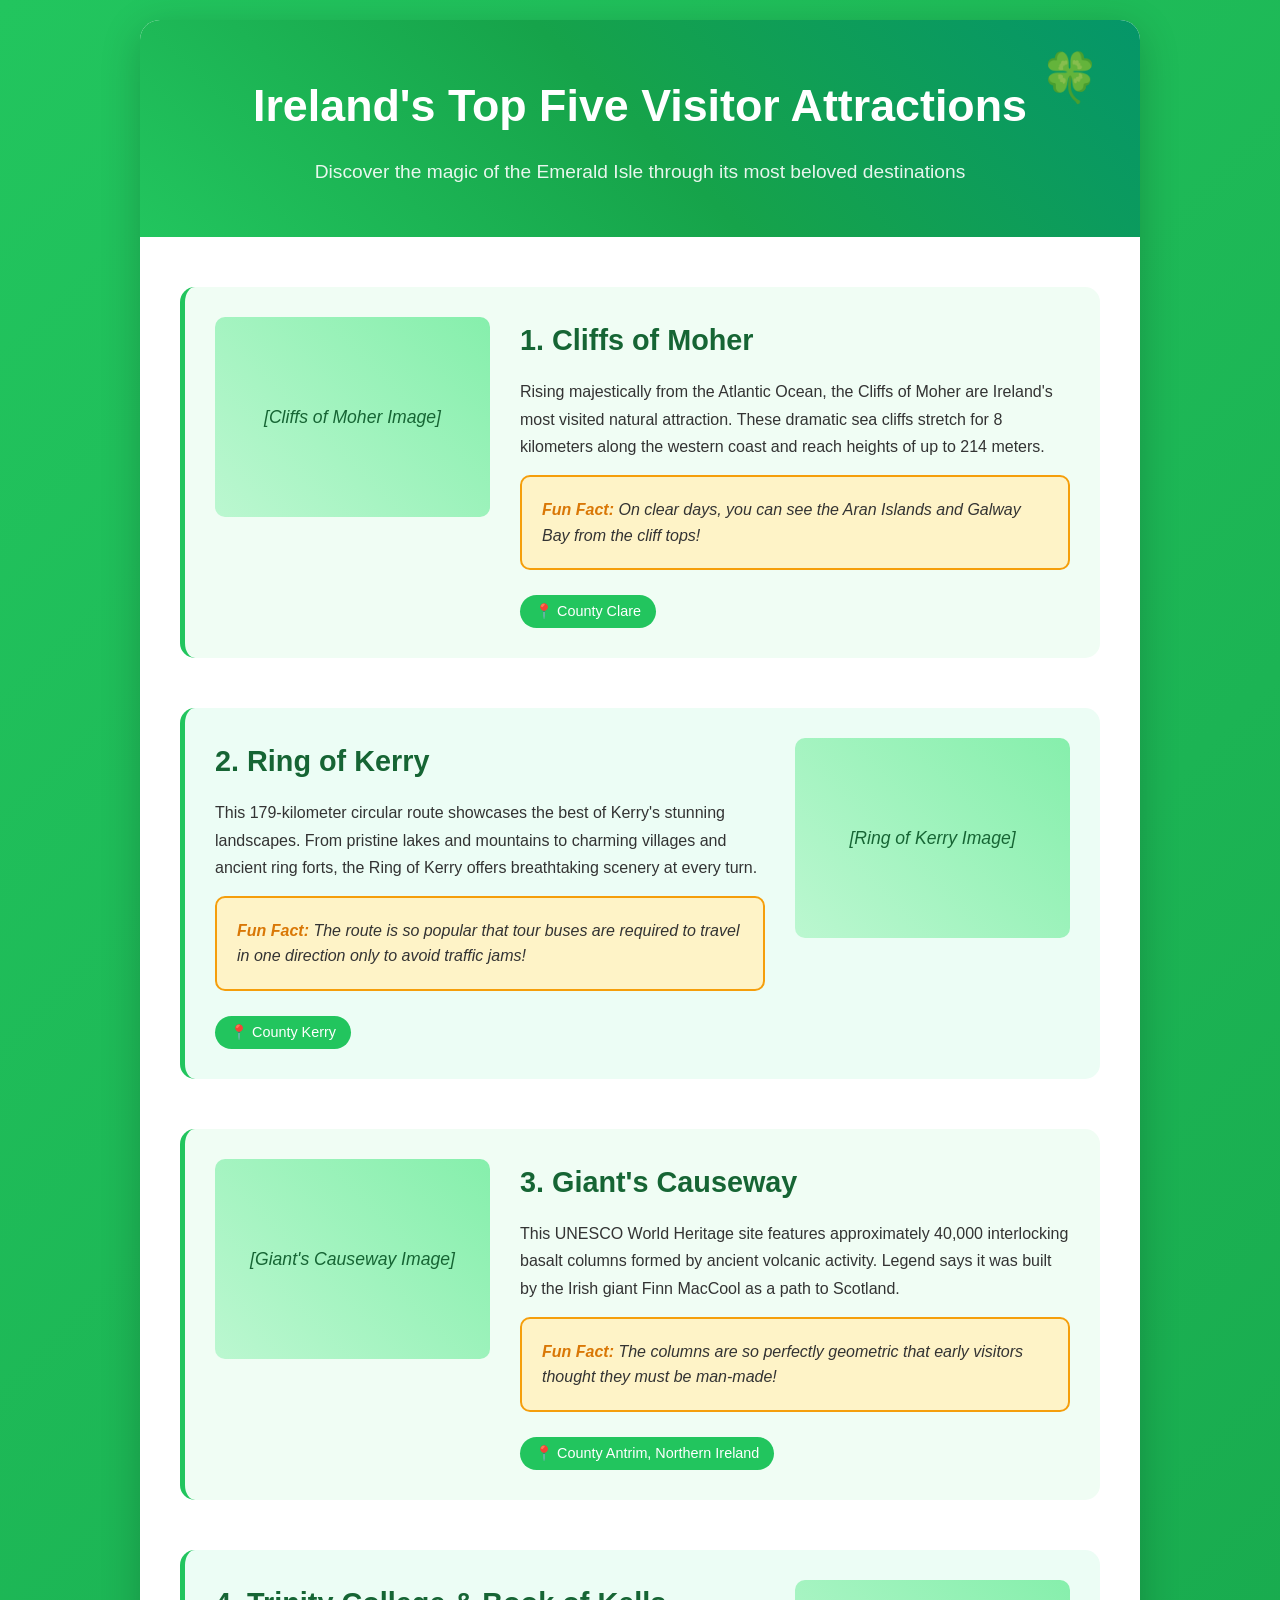
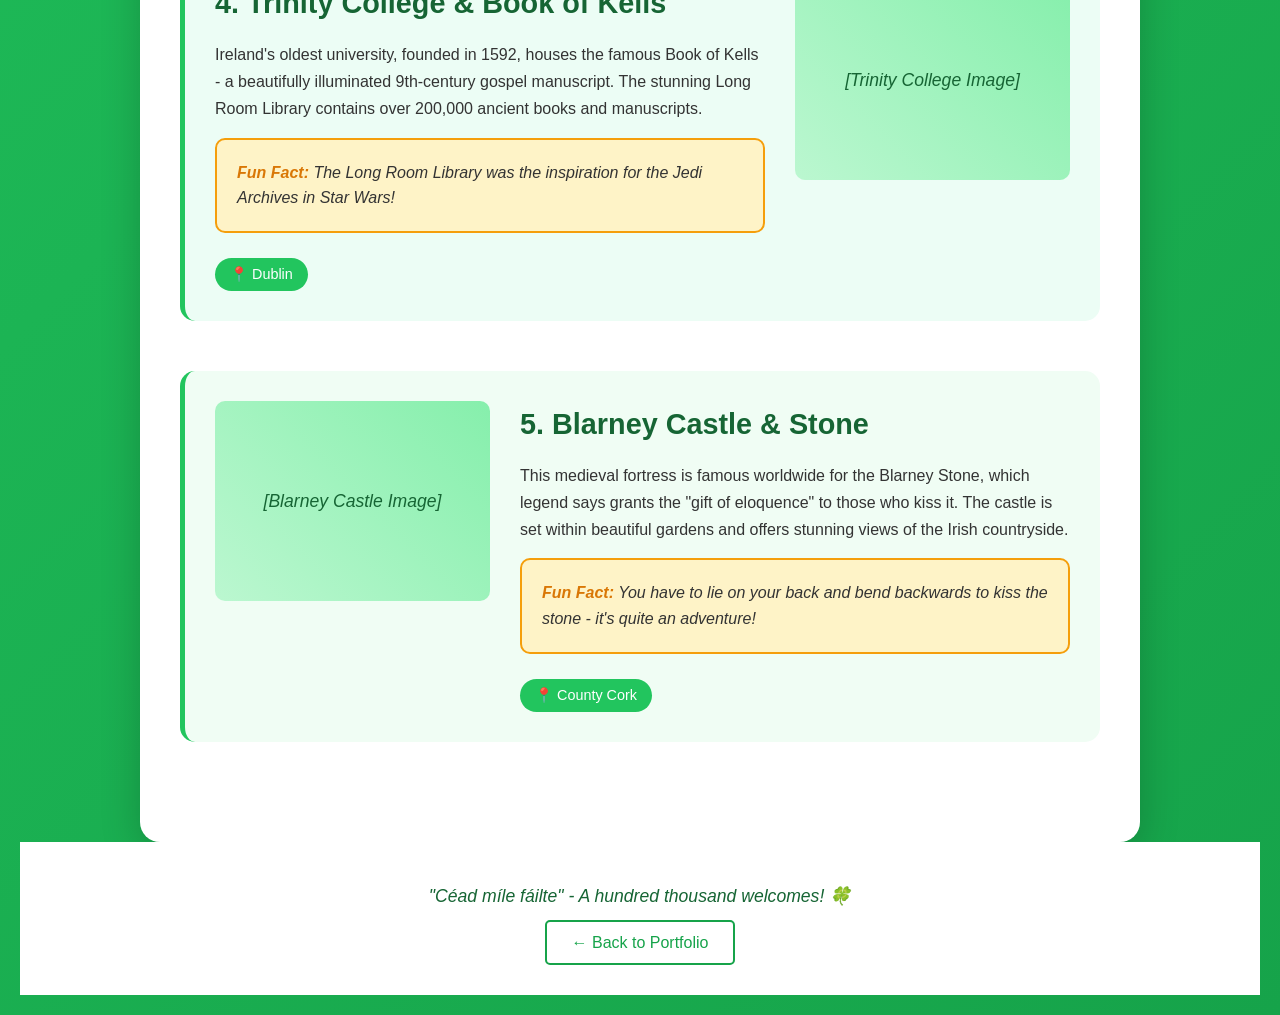
<file: exercises/page-5.html>
<!DOCTYPE html>
<html lang="en">
<head>
    <meta charset="UTF-8">
    <meta name="viewport" content="width=device-width, initial-scale=1.0">
    <title>Ireland's Top Five Visitor Attractions - Larissa Maria</title>
    <link rel="stylesheet" href="../css/global.css">

    <!-- Favicons - Caminhos relativos ajustados para subpasta -->
    <link rel="apple-touch-icon" sizes="180x180" href="../favicons/apple-touch-icon.png">
    <link rel="icon" type="image/png" sizes="32x32" href="../favicons/favicon-32x32.png">
    <link rel="icon" type="image/png" sizes="16x16" href="../favicons/favicon-16x16.png">
    <link rel="manifest" href="../favicons/site.webmanifest">
    <style>
        body {
            background: linear-gradient(135deg, #22C55E 0%, #16A34A 100%);
            min-height: 100vh;
        }
        .ireland-content {
            max-width: 1000px;
            margin: 0 auto;
            background: white;
            border-radius: 20px;
            overflow: hidden;
            box-shadow: 0 10px 40px rgba(0,0,0,0.2);
        }
        .ireland-header {
            background: linear-gradient(45deg, #22C55E, #16A34A, #059669);
            color: white;
            padding: 50px 40px;
            text-align: center;
            position: relative;
        }
        .ireland-header::after {
            content: "🍀";
            position: absolute;
            font-size: 3rem;
            top: 20px;
            right: 40px;
            opacity: 0.7;
        }
        .ireland-header h1 {
            font-size: 2.8rem;
            margin-bottom: 15px;
        }
        .ireland-header p {
            font-size: 1.2rem;
            opacity: 0.9;
        }
        .attractions-grid {
            padding: 50px 40px;
        }
        .attraction {
            display: grid;
            grid-template-columns: 1fr 2fr;
            gap: 30px;
            margin-bottom: 50px;
            padding: 30px;
            background: #F0FDF4;
            border-radius: 15px;
            border-left: 5px solid #22C55E;
        }
        .attraction:nth-child(even) {
            grid-template-columns: 2fr 1fr;
            background: #ECFDF5;
        }
        .attraction:nth-child(even) .attraction-image {
            order: 2;
        }
        .attraction:nth-child(even) .attraction-info {
            order: 1;
        }
        .attraction-image {
            background: linear-gradient(45deg, #BBF7D0, #86EFAC);
            height: 200px;
            border-radius: 10px;
            display: flex;
            align-items: center;
            justify-content: center;
            color: #166534;
            font-style: italic;
            font-size: 1.1rem;
        }
        .attraction-info h2 {
            color: #166534;
            margin-bottom: 15px;
            font-size: 1.8rem;
        }
        .attraction-info p {
            line-height: 1.7;
            margin-bottom: 15px;
        }
        .location {
            background: #22C55E;
            color: white;
            padding: 5px 15px;
            border-radius: 20px;
            font-size: 0.9rem;
            display: inline-block;
            margin-top: 10px;
        }
        .fun-fact {
            background: #FEF3C7;
            border: 2px solid #F59E0B;
            padding: 20px;
            border-radius: 10px;
            margin: 15px 0;
            font-style: italic;
        }
        .fun-fact strong {
            color: #D97706;
        }
        @media (max-width: 768px) {
            .attraction {
                grid-template-columns: 1fr;
            }
            .attraction:nth-child(even) {
                grid-template-columns: 1fr;
            }
            .attraction:nth-child(even) .attraction-image,
            .attraction:nth-child(even) .attraction-info {
                order: initial;
            }
        }
    </style>
</head>
<body>
    <div class="ireland-content">
        <div class="ireland-header">
            <h1>Ireland's Top Five Visitor Attractions</h1>
            <p>Discover the magic of the Emerald Isle through its most beloved destinations</p>
        </div>

        <div class="attractions-grid">
            <div class="attraction">
                <div class="attraction-image">
                    [Cliffs of Moher Image]
                </div>
                <div class="attraction-info">
                    <h2>1. Cliffs of Moher</h2>
                    <p>Rising majestically from the Atlantic Ocean, the Cliffs of Moher are Ireland's most visited natural attraction. These dramatic sea cliffs stretch for 8 kilometers along the western coast and reach heights of up to 214 meters.</p>
                    <div class="fun-fact">
                        <strong>Fun Fact:</strong> On clear days, you can see the Aran Islands and Galway Bay from the cliff tops!
                    </div>
                    <div class="location">📍 County Clare</div>
                </div>
            </div>

            <div class="attraction">
                <div class="attraction-image">
                    [Ring of Kerry Image]
                </div>
                <div class="attraction-info">
                    <h2>2. Ring of Kerry</h2>
                    <p>This 179-kilometer circular route showcases the best of Kerry's stunning landscapes. From pristine lakes and mountains to charming villages and ancient ring forts, the Ring of Kerry offers breathtaking scenery at every turn.</p>
                    <div class="fun-fact">
                        <strong>Fun Fact:</strong> The route is so popular that tour buses are required to travel in one direction only to avoid traffic jams!
                    </div>
                    <div class="location">📍 County Kerry</div>
                </div>
            </div>

            <div class="attraction">
                <div class="attraction-image">
                    [Giant's Causeway Image]
                </div>
                <div class="attraction-info">
                    <h2>3. Giant's Causeway</h2>
                    <p>This UNESCO World Heritage site features approximately 40,000 interlocking basalt columns formed by ancient volcanic activity. Legend says it was built by the Irish giant Finn MacCool as a path to Scotland.</p>
                    <div class="fun-fact">
                        <strong>Fun Fact:</strong> The columns are so perfectly geometric that early visitors thought they must be man-made!
                    </div>
                    <div class="location">📍 County Antrim, Northern Ireland</div>
                </div>
            </div>

            <div class="attraction">
                <div class="attraction-image">
                    [Trinity College Image]
                </div>
                <div class="attraction-info">
                    <h2>4. Trinity College & Book of Kells</h2>
                    <p>Ireland's oldest university, founded in 1592, houses the famous Book of Kells - a beautifully illuminated 9th-century gospel manuscript. The stunning Long Room Library contains over 200,000 ancient books and manuscripts.</p>
                    <div class="fun-fact">
                        <strong>Fun Fact:</strong> The Long Room Library was the inspiration for the Jedi Archives in Star Wars!
                    </div>
                    <div class="location">📍 Dublin</div>
                </div>
            </div>

            <div class="attraction">
                <div class="attraction-image">
                    [Blarney Castle Image]
                </div>
                <div class="attraction-info">
                    <h2>5. Blarney Castle & Stone</h2>
                    <p>This medieval fortress is famous worldwide for the Blarney Stone, which legend says grants the "gift of eloquence" to those who kiss it. The castle is set within beautiful gardens and offers stunning views of the Irish countryside.</p>
                    <div class="fun-fact">
                        <strong>Fun Fact:</strong> You have to lie on your back and bend backwards to kiss the stone - it's quite an adventure!
                    </div>
                    <div class="location">📍 County Cork</div>
                </div>
            </div>
        </div>
    </div>

    <div style="text-align: center; padding: 40px; background: white;">
        <p style="margin-bottom: 20px; color: #166534; font-size: 1.1rem;">
            <em>"Céad míle fáilte" - A hundred thousand welcomes! 🍀</em>
        </p>
        <a href="../index.html" style="color: #16A34A; text-decoration: none; padding: 12px 25px; border: 2px solid #16A34A; border-radius: 5px; transition: all 0.3s ease;">← Back to Portfolio</a>
    </div>
</body>
</html>
</file>
<file: css/global.css>
/* Global CSS for Larissa Maria Portfolio */

/* Reset and base styles */
* {
    margin: 0;
    padding: 0;
    box-sizing: border-box;
}

body {
    font-family: 'Arial', sans-serif;
    line-height: 1.6;
    color: #333;
    background-color: #f9f9f9;
    padding: 20px;
}

/* Header styles */
header {
    text-align: center;
    margin-bottom: 40px;
    padding: 40px 0;
    background: linear-gradient(135deg, #667eea 0%, #764ba2 100%);
    color: white;
    border-radius: 10px;
    box-shadow: 0 4px 15px rgba(0,0,0,0.1);
}

header h1 {
    font-size: 2.5rem;
    margin-bottom: 10px;
    font-weight: 300;
}

header h2 {
    font-size: 1.5rem;
    margin-bottom: 15px;
    opacity: 0.9;
    font-weight: 400;
}

header p {
    font-size: 1.1rem;
    opacity: 0.8;
    max-width: 600px;
    margin: 0 auto;
}

/* Main content */
main {
    max-width: 800px;
    margin: 0 auto;
}

/* Portfolio section */
.portfolio-links {
    background: white;
    padding: 30px;
    border-radius: 10px;
    box-shadow: 0 2px 10px rgba(0,0,0,0.1);
    margin-bottom: 30px;
}

.portfolio-links h3 {
    color: #667eea;
    margin-bottom: 20px;
    font-size: 1.8rem;
    border-bottom: 2px solid #667eea;
    padding-bottom: 10px;
}

.portfolio-links ul {
    list-style: none;
}

.portfolio-links li {
    margin-bottom: 15px;
}

.portfolio-links a {
    display: inline-block;
    padding: 12px 20px;
    color: #667eea;
    text-decoration: none;
    border: 2px solid #667eea;
    border-radius: 5px;
    transition: all 0.3s ease;
    font-weight: 500;
}

.portfolio-links a:hover {
    background-color: #667eea;
    color: white;
    transform: translateY(-2px);
    box-shadow: 0 4px 8px rgba(102, 126, 234, 0.3);
}

/* Footer */
footer {
    text-align: center;
    margin-top: 40px;
    padding: 20px;
    color: #666;
    background: white;
    border-radius: 10px;
    box-shadow: 0 2px 10px rgba(0,0,0,0.1);
}

/* Responsive design */
@media (max-width: 768px) {
    body {
        padding: 10px;
    }
    
    header h1 {
        font-size: 2rem;
    }
    
    header h2 {
        font-size: 1.2rem;
    }
    
    .portfolio-links {
        padding: 20px;
    }
    
    .portfolio-links a {
        display: block;
        text-align: center;
        margin-bottom: 10px;
    }
}

@media (max-width: 480px) {
    header {
        padding: 20px 0;
    }
    
    header h1 {
        font-size: 1.5rem;
    }
    
    header h2 {
        font-size: 1rem;
    }
    
    .portfolio-links h3 {
        font-size: 1.5rem;
    }
}
</file>
